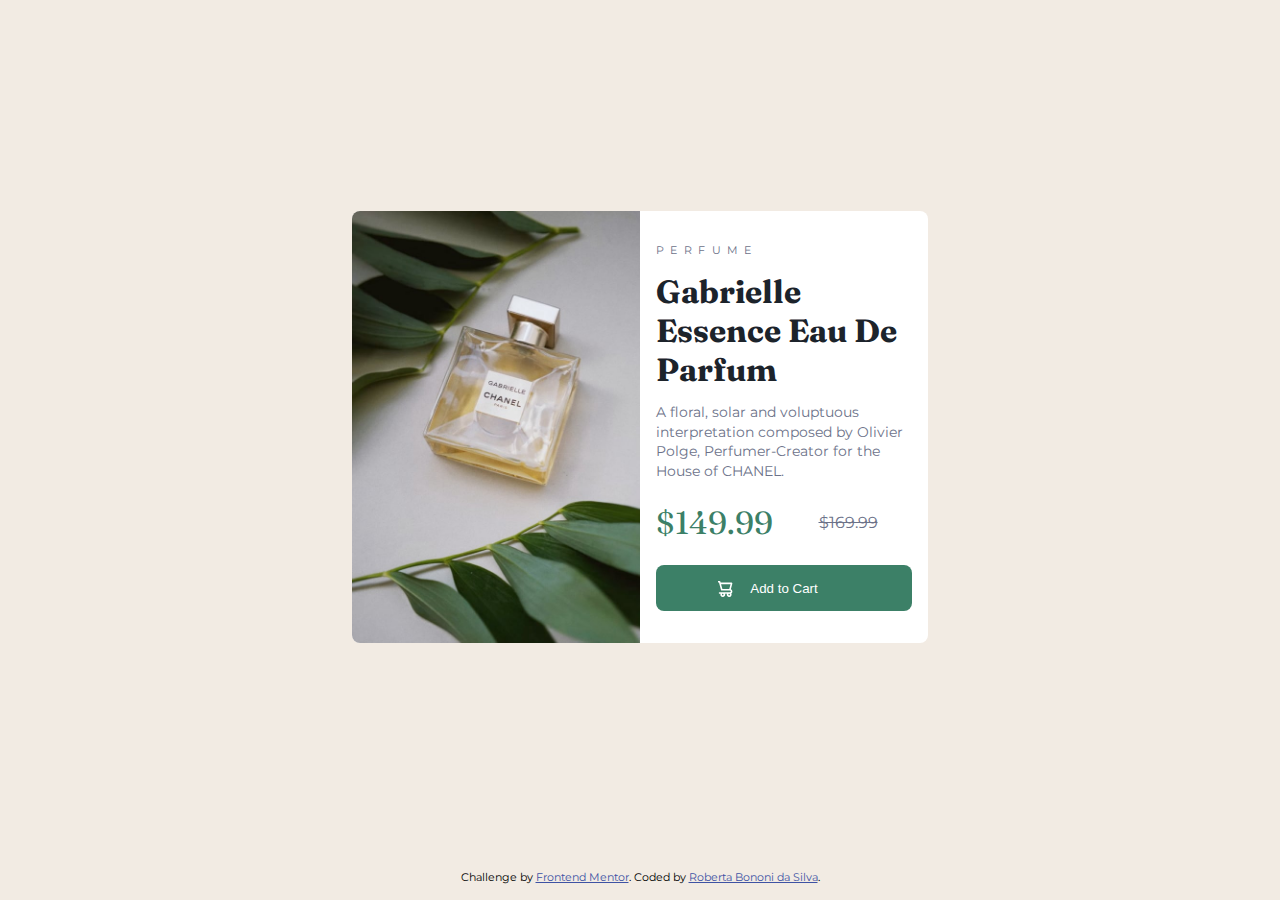
<file: product-preview-card-component/index.html>
<!DOCTYPE html>
<html lang="pt-br">

<head>
  <meta charset="UTF-8">
  <meta name="viewport" content="width=device-width, initial-scale=1.0">
  <link rel="icon" type="image/png" sizes="32x32" href="./images/favicon-32x32.png">
  <title>Frontend Mentor | Product preview card component</title>

  <link rel="stylesheet" href="./css/style.css">
  <link rel="stylesheet" href="./css/global.css">
  <link rel="stylesheet" href="./css/content.css">
  <link rel="stylesheet" href="./css/responsive.css">
</head>

<body>
  <main class="main">
    <img src="./images/image-product-desktop.jpg" alt="Frasco do perfume Gabrielle, da marca Chanel">

    <section class="infos">
      <span class="tipo-produto">Perfume</span>

      <h1>Gabrielle Essence Eau De Parfum</h1>

      <p>A floral, solar and voluptuous interpretation composed by Olivier Polge, Perfumer-Creator for the House of CHANEL.</p>

      <div class="preco">
        <span class="preco__promocional">$149.99</span>
        <span class="preco__normal">$169.99</span>
      </div>
      
      <button>
        <a href="#" class="cart">Add to Cart</a>
      </button>
    </section>
  </main>

  <footer class="attribution">
    Challenge by <a href="https://www.frontendmentor.io?ref=challenge" target="_blank">Frontend Mentor</a>.
    Coded by <a href="https://github.com/robertabononi" target="_blank">Roberta Bononi da Silva</a>.
  </footer>
</body>

</html>
</file>
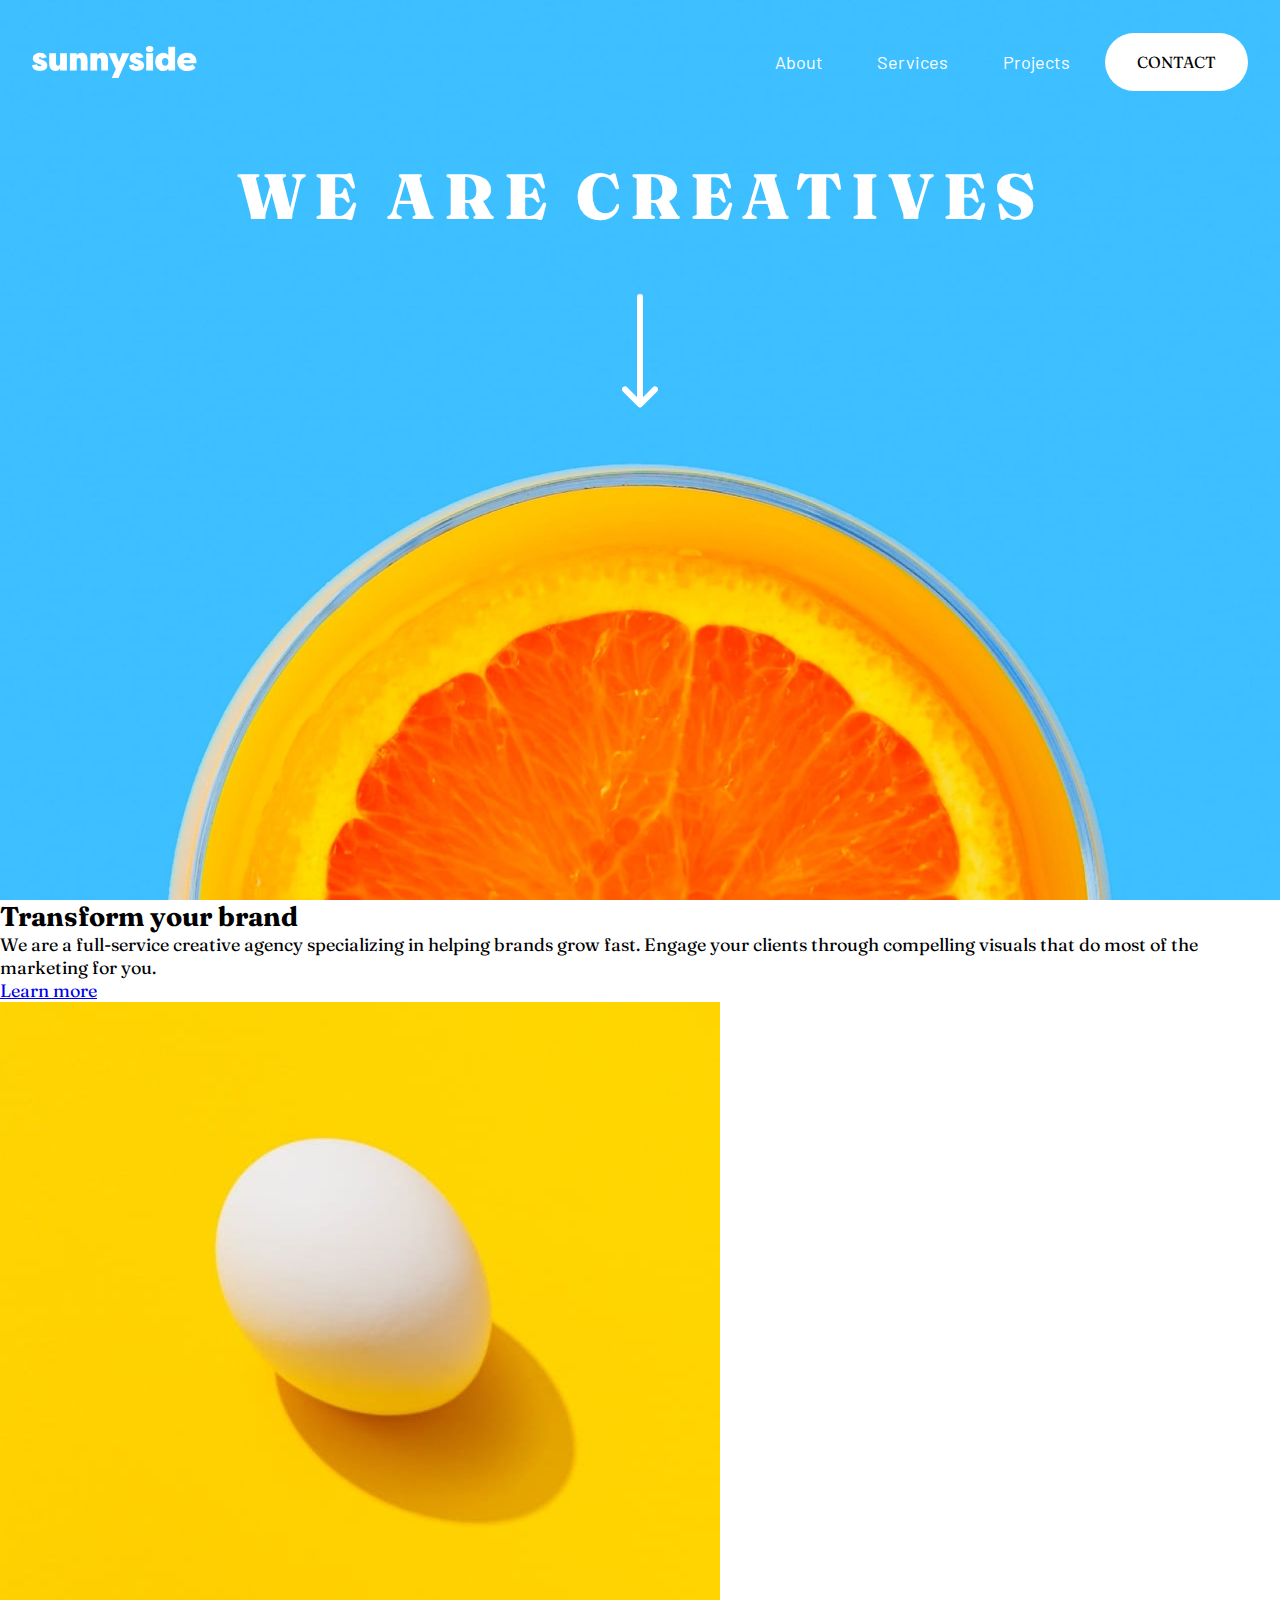
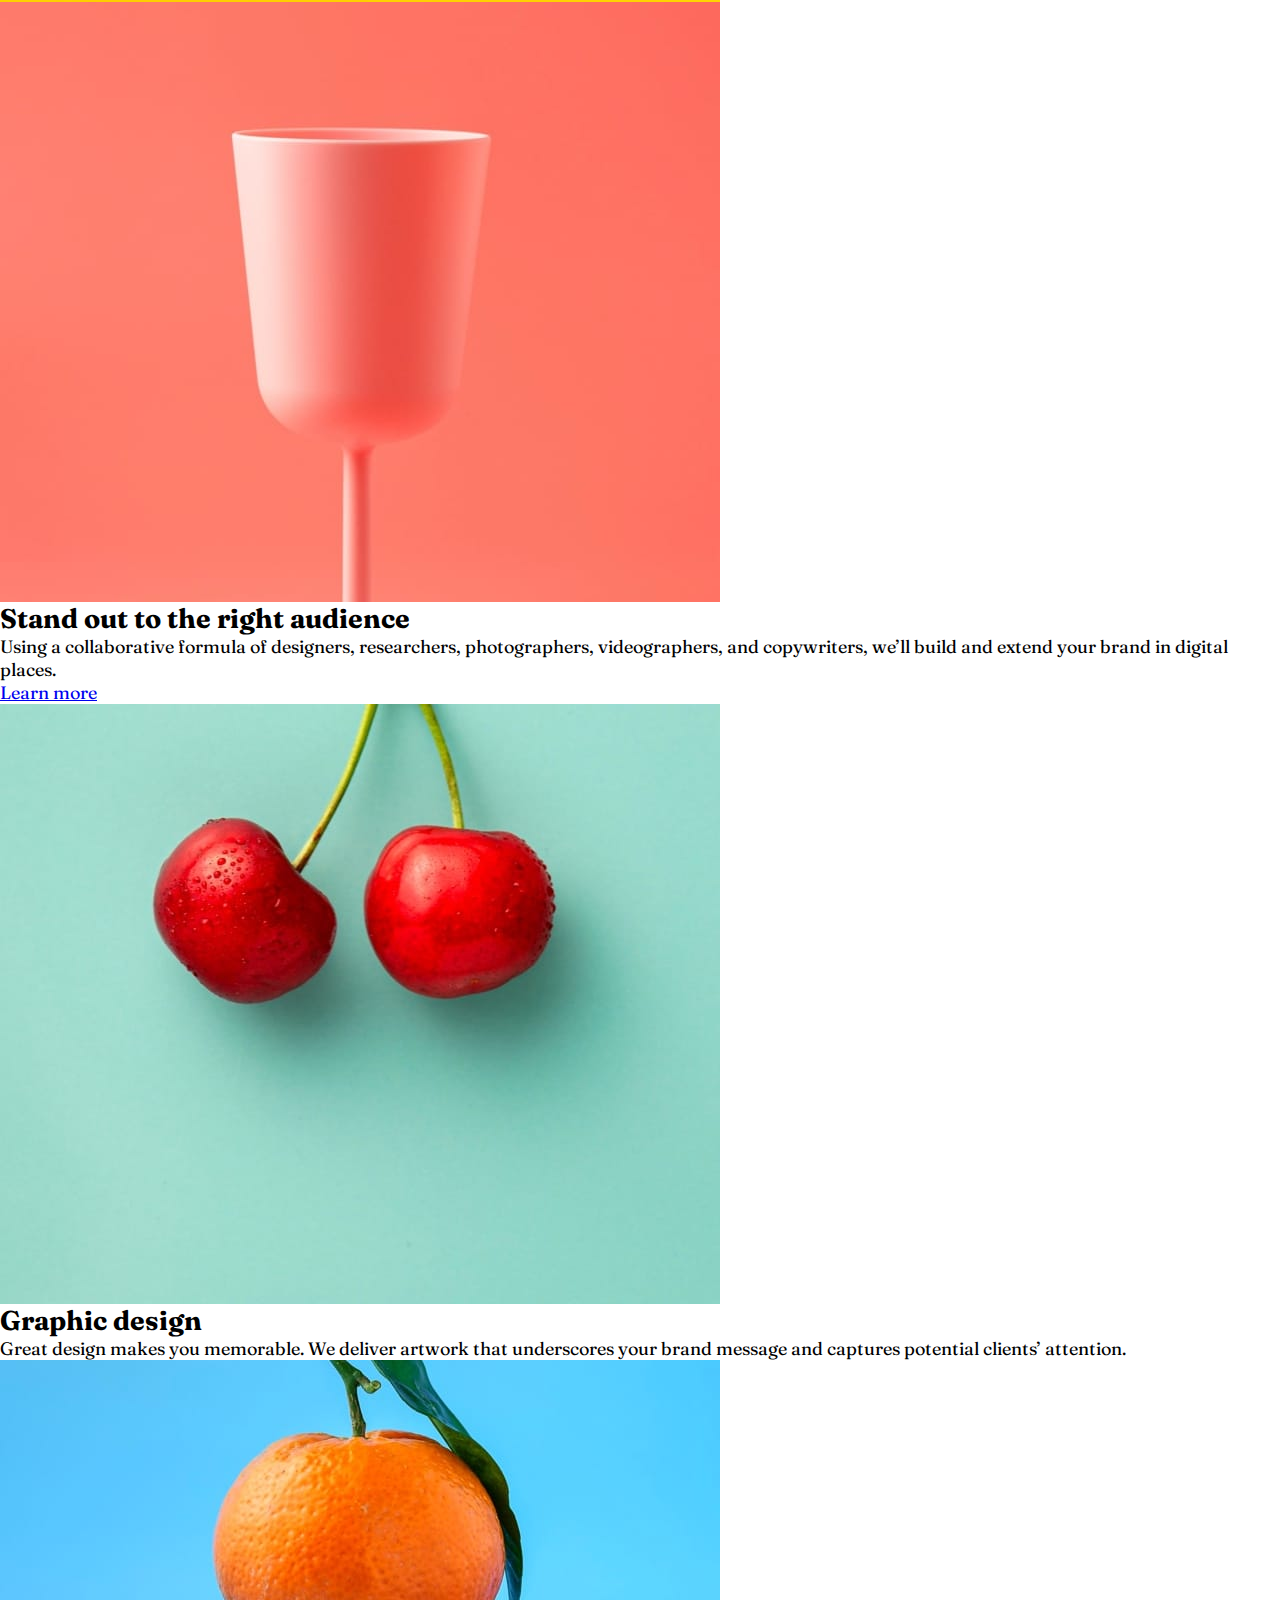
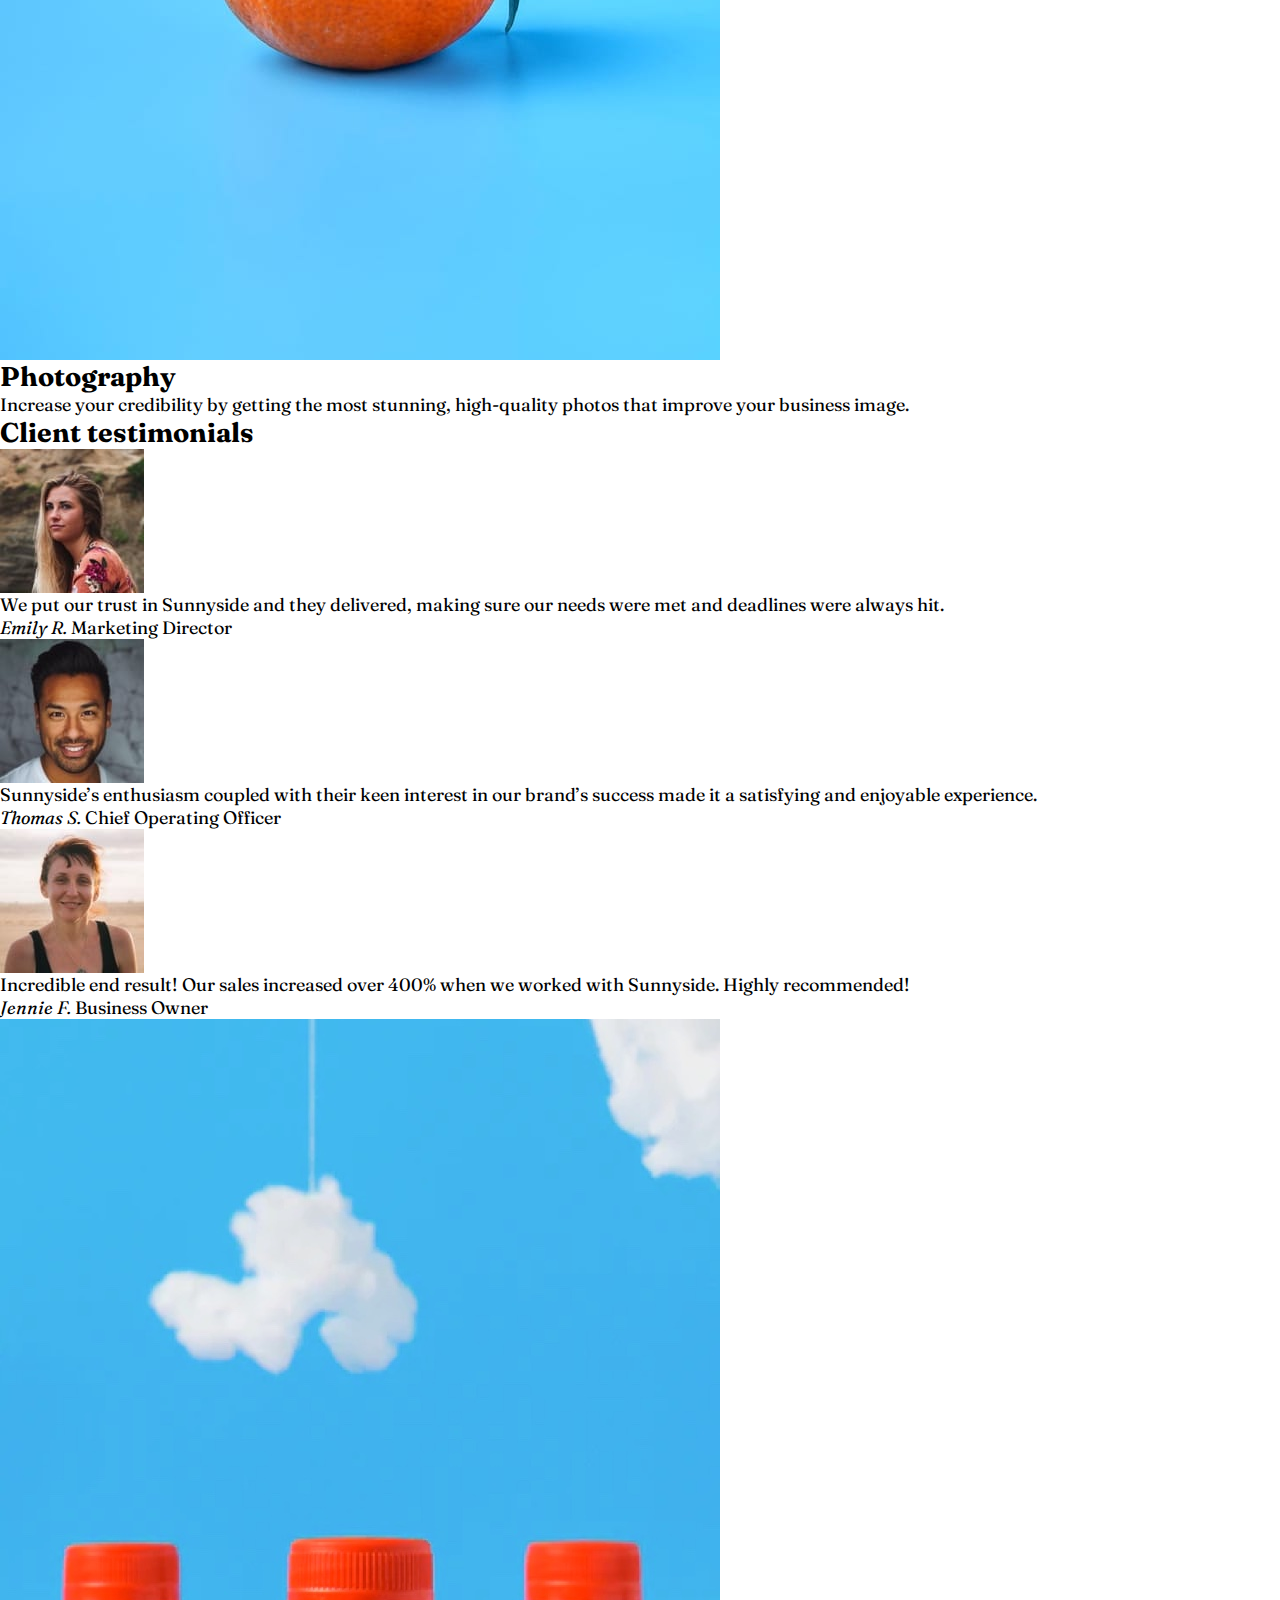
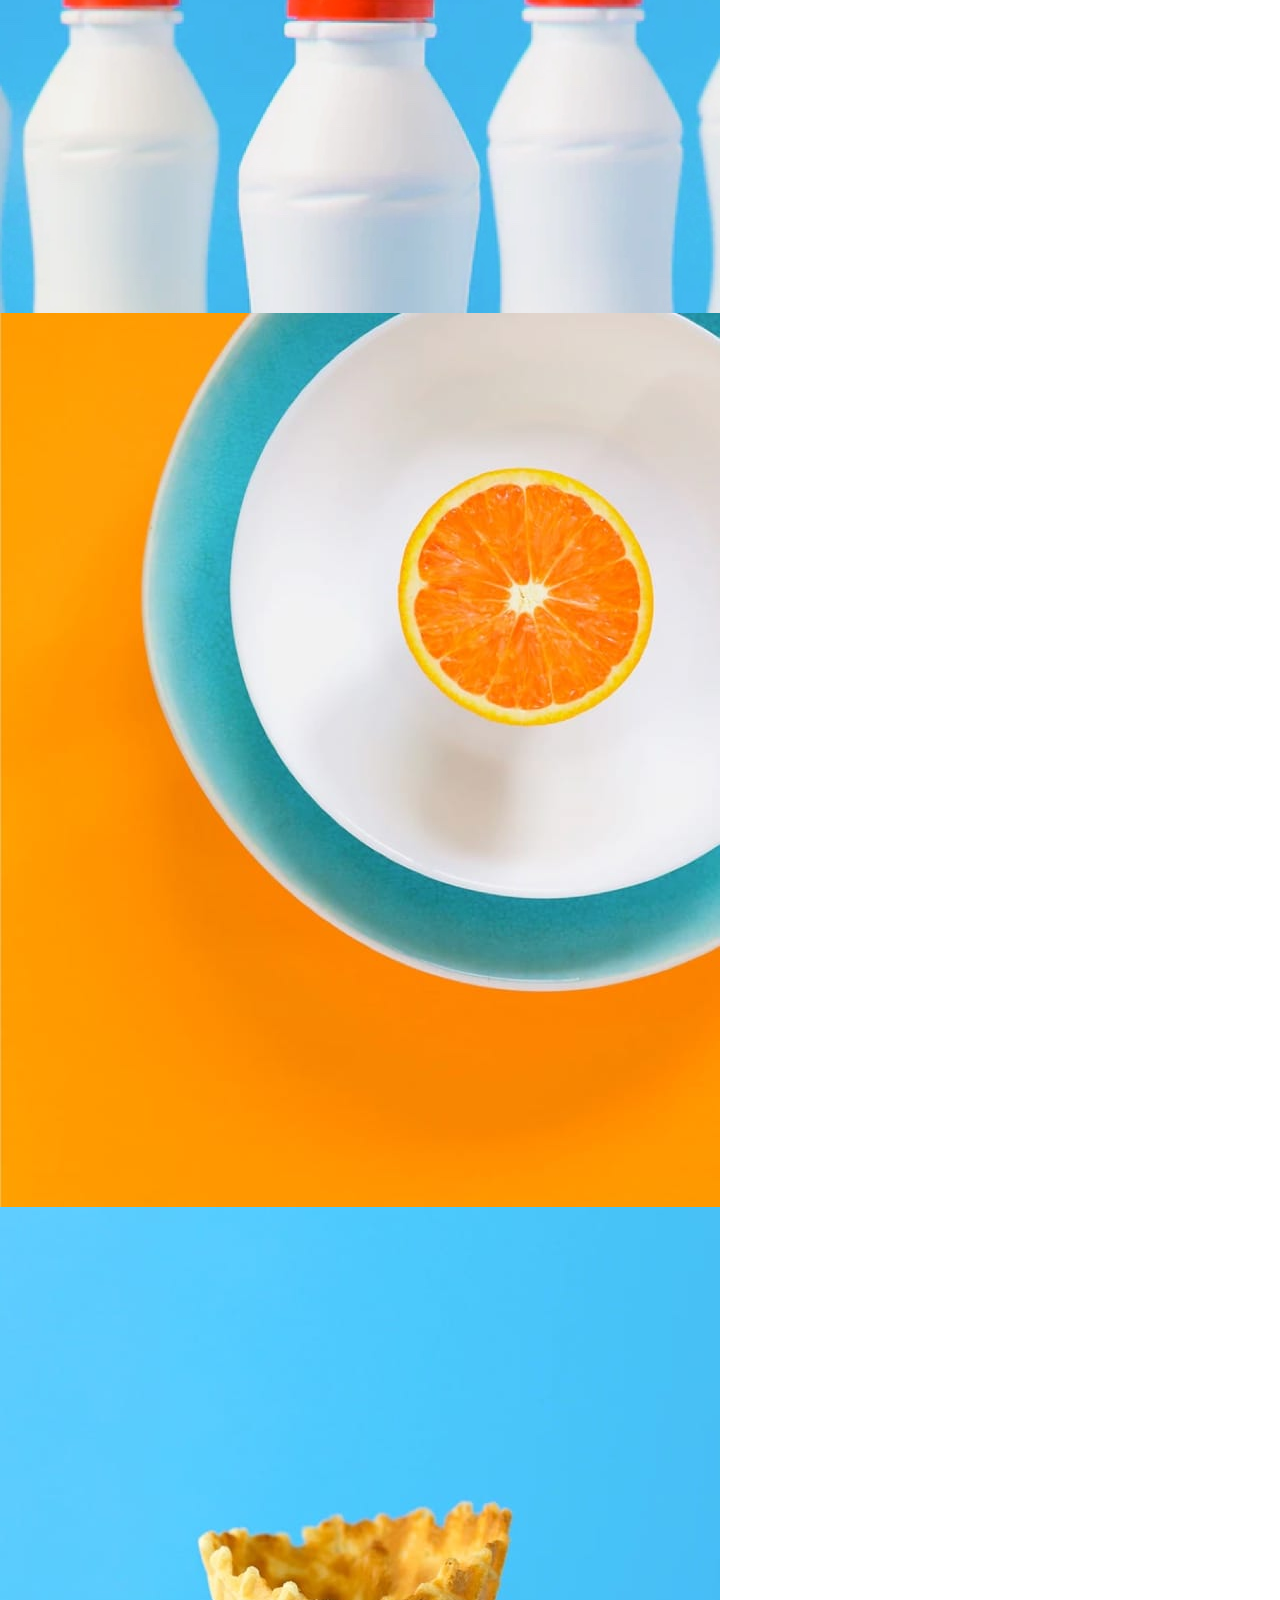
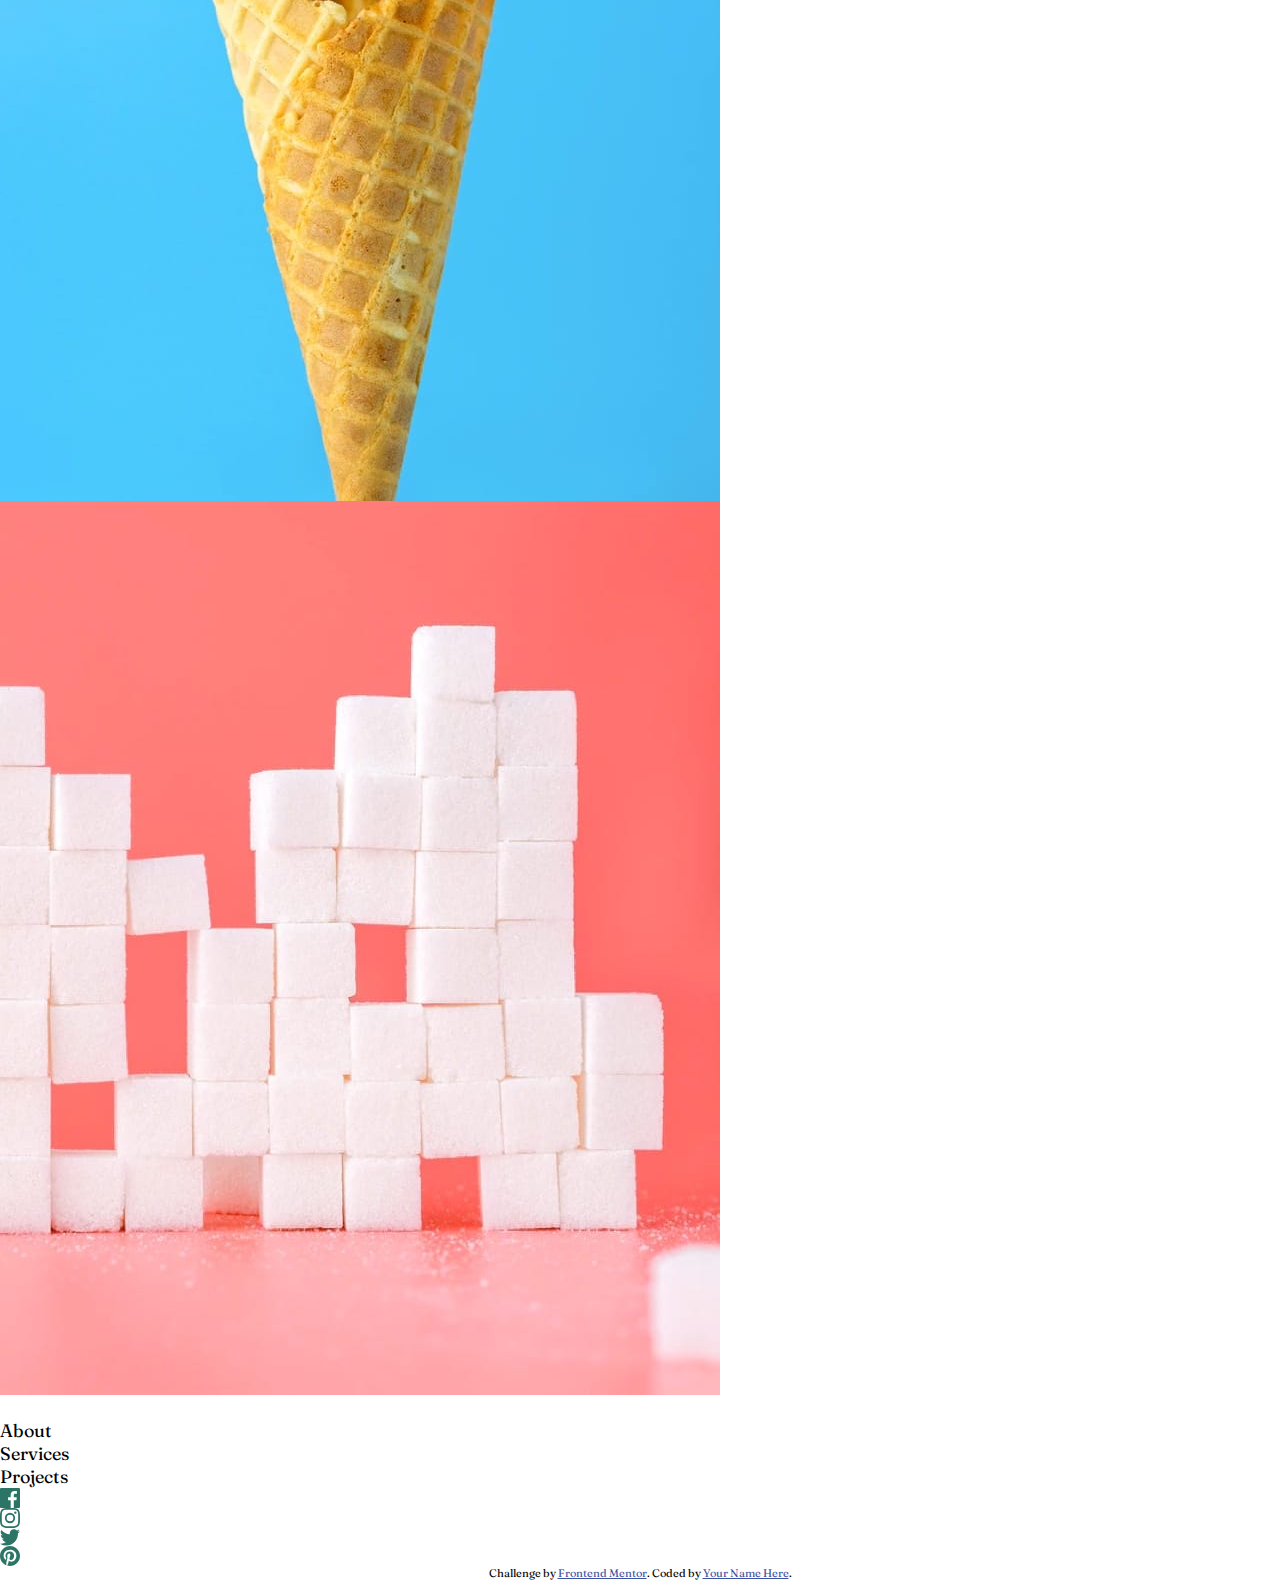
<file: sunnyside-agency-landing-page/index.html>
<!DOCTYPE html>
<html lang="pt-br">

<head>
  <meta charset="UTF-8">
  <meta name="viewport" content="width=device-width, initial-scale=1.0">
  <link rel="icon" type="image/png" sizes="32x32" href="./images/favicon-32x32.png">
  <title>Frontend Mentor | Sunnyside Agency Landing Page</title>
  <link rel="stylesheet" href="./css/style.css">
  <link rel="stylesheet" href="./css/global.css">
  <link rel="stylesheet" href="./css/header-main.css">
  <link rel="stylesheet" href="./css/responsive.css">
  <link rel="stylesheet" href="./css/global.css">
</head>

<body>
  <section class="header-main">
    <header class="header">
      <img src="./images/logo.svg" alt="Sunnyside, logotipo" class="header__logotipo">
      <nav>
        <ul class="header__lista">
          <li class="header__lista__item">About</li>
          <li class="header__lista__item">Services</li>
          <li class="header__lista__item">Projects</li>
          <li class="header__lista__item">Contact</li>
        </ul>
      </nav>
    </header>

    <main>
      <h1>We are creatives</h1>
    </main>
  </section>

  <section id="info-content">
    <div>
      <h2>Transform your brand</h2>
      <p>We are a full-service creative agency specializing in helping brands grow fast. Engage your clients through compelling visuals that do most of the marketing for you.</p>
      <a href="#">Learn more</a>
    </div>
  </section>

  <img src="./images/desktop/image-transform.jpg" alt>

  <img src="./images/desktop/image-stand-out.jpg" alt>

  <section>
    <h2>Stand out to the right audience</h2>
    <p>Using a collaborative formula of designers, researchers, photographers, videographers, and copywriters, we’ll build and extend your brand in digital places.</p>
    <a href="#">Learn more</a>
  </section>

  <section>
    <img src="./images/desktop/image-graphic-design.jpg" alt>
    <h2>Graphic design</h2>
    <p>Great design makes you memorable. We deliver artwork that underscores your brand message and captures potential clients’ attention.</p>
  </section>

  <section>
    <img src="./images/desktop/image-photography.jpg" alt>
    <h2>Photography</h2>
    <p>Increase your credibility by getting the most stunning, high-quality photos that improve your business image.</p>
  </section>

  <section>
    <h2>Client testimonials</h2>
    <div>
      <img src="./images/image-emily.jpg" alt="Emily, cliente">
      <blockquote>
        <p>We put our trust in Sunnyside and they delivered, making sure our needs were met and deadlines were always hit.</p>
      </blockquote>
      <cite>Emily R.</cite>
      <span>Marketing Director</span>
    </div>
    <div>
      <img src="./images/image-thomas.jpg" alt="Thomas, cliente">
      <blockquote>
        <p>Sunnyside’s enthusiasm coupled with their keen interest in our brand’s success made it a satisfying and enjoyable experience.</p>
      </blockquote>
      <cite>Thomas S.</cite>
      <span>Chief Operating Officer</span>
    </div>
    <div>
      <img src="./images/image-jennie.jpg" alt="Jennie, cliente">
      <blockquote>
        <p>Incredible end result! Our sales increased over 400% when we worked with Sunnyside. Highly recommended!</p>
      </blockquote>
      <cite>Jennie F.</cite>
      <span>Business Owner</span>
    </div>
  </section>

  <section>
    <img src="./images/desktop/image-gallery-milkbottles.jpg" alt>
    <img src="./images/desktop/image-gallery-orange.jpg" alt>
    <img src="./images/desktop/image-gallery-cone.jpg" alt>
    <img src="./images/desktop/image-gallery-sugarcubes.jpg" alt>
  </section>

  <footer>
    <img src="./images/logo.svg" alt="Sunnyside, logotipo">
    <nav>
      <ul>
        <li>About</li>
        <li>Services</li>
        <li>Projects</li>
      </ul>
    </nav>
    <div>
      <ul>
        <li>
          <a href="#">
            <img src="./images/icon-facebook.svg" alt="Facebook">
          </a>
        </li>
        <li>
          <a href="#">
            <img src="./images/icon-instagram.svg" alt="Instagram">
          </a>
        </li>
        <li>
          <a href="#">
            <img src="./images/icon-twitter.svg" alt="Twitter">
          </a>
        </li>
        <li>
          <a href="#">
            <img src="./images/icon-pinterest.svg" alt="Pinterest">
          </a>
        </li>
      </ul>
    </div>
  </footer>

  <div class="attribution">
    Challenge by <a href="https://www.frontendmentor.io?ref=challenge" target="_blank">Frontend Mentor</a>.
    Coded by <a href="#">Your Name Here</a>.
  </div>
</body>

</html>
</file>
<file: product-preview-card-component/css/style.css>
/* Imports de fontes */
@import url('https://fonts.googleapis.com/css2?family=Montserrat:wght@500;700&display=swap');

@import url('https://fonts.googleapis.com/css2?family=Fraunces:opsz,wght@9..144,700&display=swap');
</file>
<file: product-preview-card-component/css/global.css>
* {
  margin: 0;
  padding: 0;
  box-sizing: border-box;
  --dark-cyan: #3c8067;
  --cream: #f2ebe3;
  --very-dark-blue: #1c232b;
  --dark-grayish-blue: #6c7289;
  --white: #ffffff;
}

body {
  max-width: 1440px;
  background: var(--cream);
  font-family: 'Montserrat', sans-serif;
  height: 100vh;
  display: grid;
  justify-content: center;
  align-items: center;
  grid-template-rows: 1fr auto;
}

p {
  font-size: 14px;
}

img {
  max-width: 100%;
  display: block;
}

span {
  display: block
}

footer {
  align-self: end;
  padding: 1rem 0;
}
</file>
<file: product-preview-card-component/css/content.css>
.main {
  display: grid;
  grid-template-columns: 1fr 1fr;
  background: var(--white);
  max-width: 36rem;
  border-radius: 0.5rem;
}

.main img {
  border-radius: 0.5rem 0 0 0.5rem;
  object-fit: cover;
  height: 100%;
}

.infos {
  padding: 2rem 1rem;
  display: grid;
  align-self: space-between;
}

.infos .tipo-produto {
  text-transform: uppercase;
  color: var(--dark-grayish-blue);
  font-size: 0.7rem;
  letter-spacing: 0.4rem;
}

.infos h1 {
  font-family: 'Fraunces', serif;
  color: var(--very-dark-blue);
  font-size: 2rem;
}

.infos p {
  color: var(--dark-grayish-blue);
  font-size: 14px;
  line-height: 1.4;
}

.preco {
  display: grid;
  grid-template-columns: 1fr 1fr;
}

.preco__promocional, .preco__normal {
  align-self: center;
}

.preco__promocional {
  font-size: 2rem;
  font-family: 'Fraunces', serif;
  color: var(--dark-cyan);
}

.preco__normal {
  text-decoration: line-through;
  justify-self: center;
  color: var(--dark-grayish-blue);
}

button {
  background: var(--dark-cyan);
  border: none;
  border-radius: 0.5rem;
  margin-top: 1rem;
  padding: 0.5rem;
}

button:hover {
  background-color: #1e4335;
  cursor: pointer;
}

.cart {
  color: var(--white);
  text-decoration: none;
  position: relative;
}

.cart::before {
  content: '';
  background: url(../images/icon-cart.svg) no-repeat;
  position: absolute;
  display: block;
  width: 1rem;
  height: 1rem;
  left: -2rem;
}

.attribution {
  font-size: 11px;
  text-align: center;
}

.attribution a {
  color: hsl(228, 45%, 44%);
}
</file>
<file: product-preview-card-component/css/responsive.css>
@media (max-width: 450px) {
  .main {
    grid-template-columns: 1fr;
    margin: 1rem;
  }

  .main img {
    content: url(../images/image-product-mobile.jpg);
    border-radius: 0.5rem 0.5rem 0 0;
  }

  .infos {
    gap: 1rem;
  }

  .preco {
    margin-top: 1.5rem;
    grid-template-columns: auto 1fr;
  }

  .preco__normal {
    justify-self: start;
    margin-left: 2rem;
  }

  button {
    padding: 1rem;
  }
}
</file>
<file: sunnyside-agency-landing-page/css/style.css>
/* Imports fontes */
@import url('https://fonts.googleapis.com/css2?family=Barlow:wght@600&display=swap');
@import url('https://fonts.googleapis.com/css2?family=Fraunces:opsz,wght@9..144,700;9..144,900&display=swap');

.attribution {
  font-size: 11px;
  text-align: center;
}
.attribution a {
  color: hsl(228, 45%, 44%);
}
</file>
<file: sunnyside-agency-landing-page/css/global.css>
:root {
  --soft-red: #fe7867;
  --yellow: #fad400;
  --dark-desaturated-cyan: #25564b;
  --dark-blue: #19536b;
  --dark-moderate-cyan: #458c7e;
  --very-dark-desaturated-blue: #23303e;
  --very-dark-grayish-blue: #5a636c;
  --dark-grayish-blue: #818498;
  --grayish-blue: #a7abae;
  --white: #ffffff;
}

* {
  margin: 0;
  padding: 0;
  box-sizing: border-box;
}

body {
  max-width: 1440px;
  font-size: 18px;
  font-family: 'Fraunces', serif;
  /* font-family: 'Barlow', sans-serif; */
}

img {
  max-width: 100%;
  display: block;
}
</file>
<file: sunnyside-agency-landing-page/css/header-main.css>
.header-main {
  background: url(../images/desktop/image-header.jpg) no-repeat center;
  background-size: cover;
  max-width: 100%;
  height: 100vh;
}

.header {
  display: flex;
  flex-direction: row;
  justify-content: space-between;
  padding: 2rem;
}

.header img {
  height: 2rem;
  align-self: center;
}

.header__lista {
  display: flex;
  flex-direction: row;
  list-style: none;
  font-family: 'Barlow', sans-serif;
  color: var(--white);
}

.header__lista__item {
  margin-left: 1rem;
  padding: 1.2rem;
}

.header__lista__item:nth-last-child(1) {
  align-self: center;
  background: var(--white);
  border-radius: 3rem;
  font-family: 'Fraunces', serif;
  font-size: 1rem;
  text-transform: uppercase;
  color: #000000;
  padding-left: 2rem;
  padding-right: 2rem;
}

main h1 {
  text-transform: uppercase;
  color: var(--white);
  font-size: 4rem;
  font-weight: 900;
  letter-spacing: 0.55rem;
  display: grid;
  gap: 3.5rem;
  justify-content: center;
  padding: 2rem;
}

main h1::after {
  content: '';
  background: url(../images/icon-arrow-down.svg) no-repeat center;
  display: block;
  height: 120px;
}
</file>
<file: sunnyside-agency-landing-page/css/responsive.css>
@media (max-width: 375px) {
  body {
    background: var(--soft-red);
  }
}
</file>
